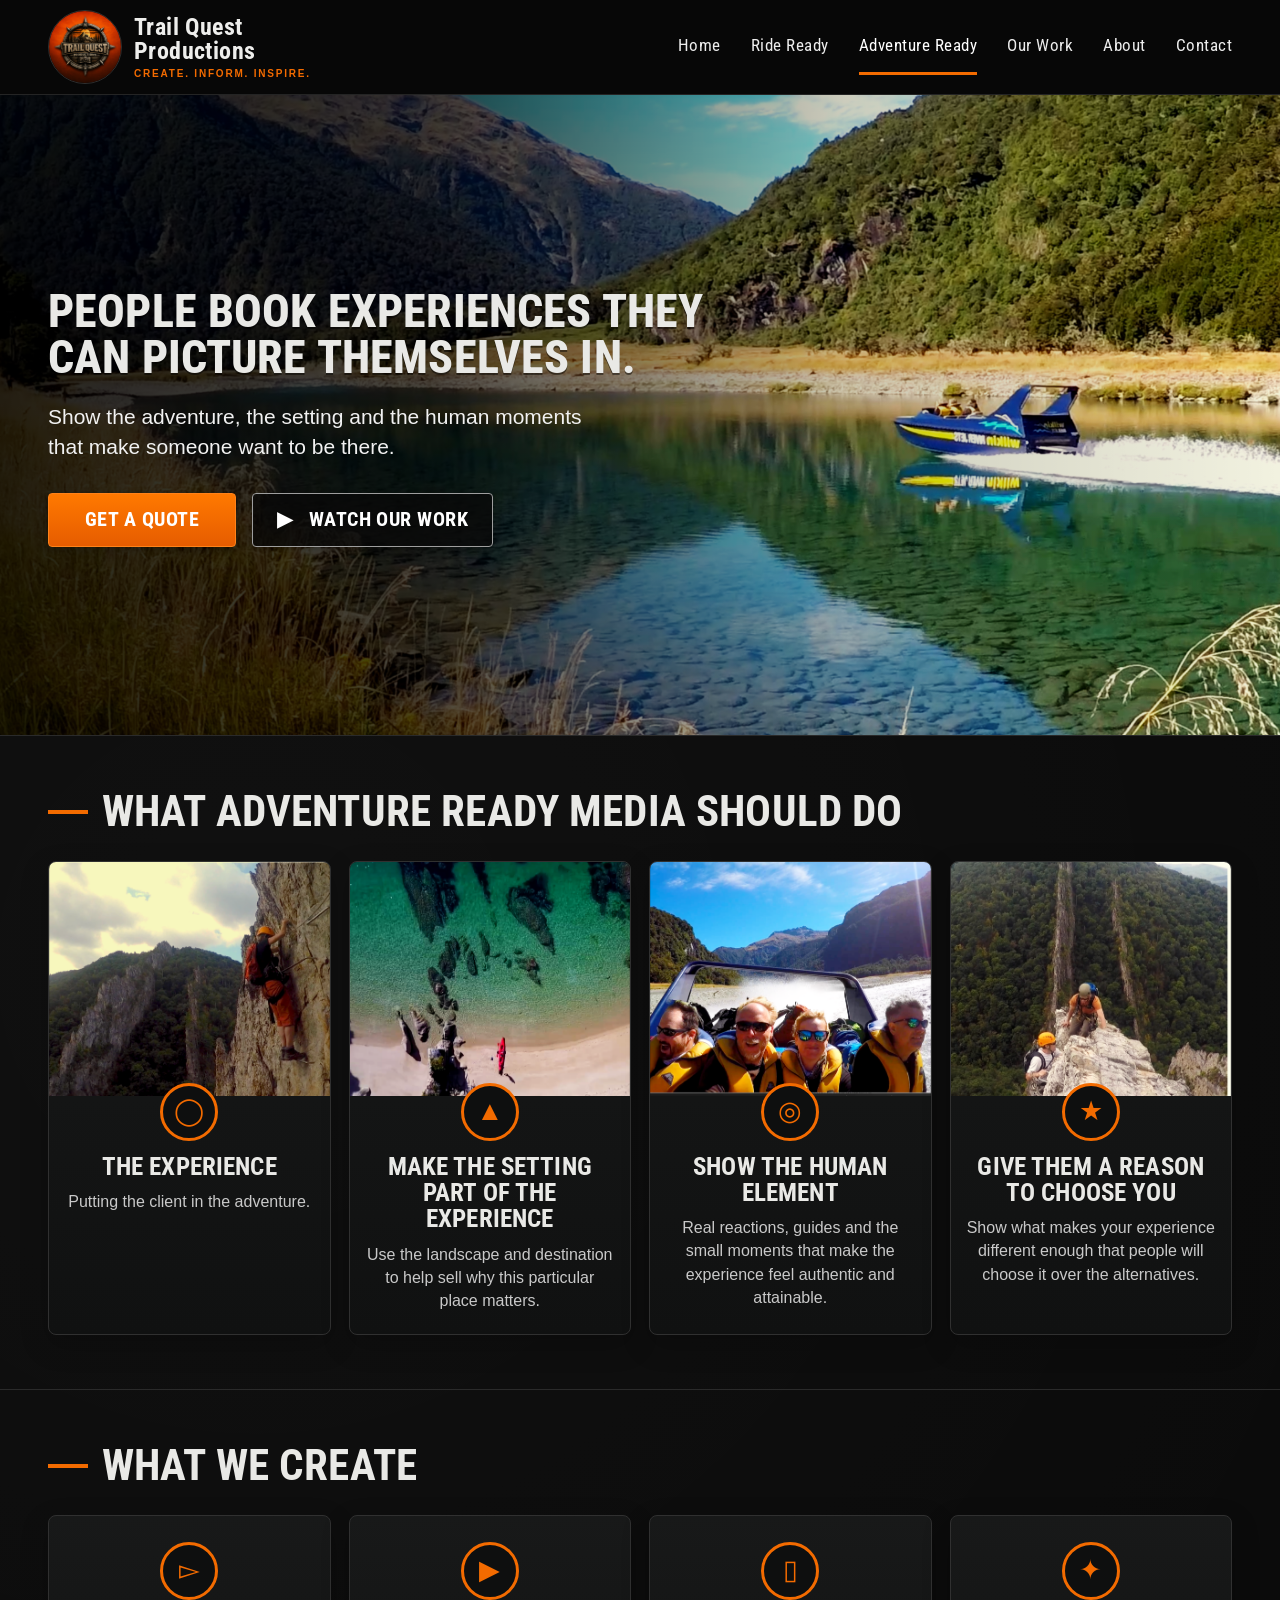
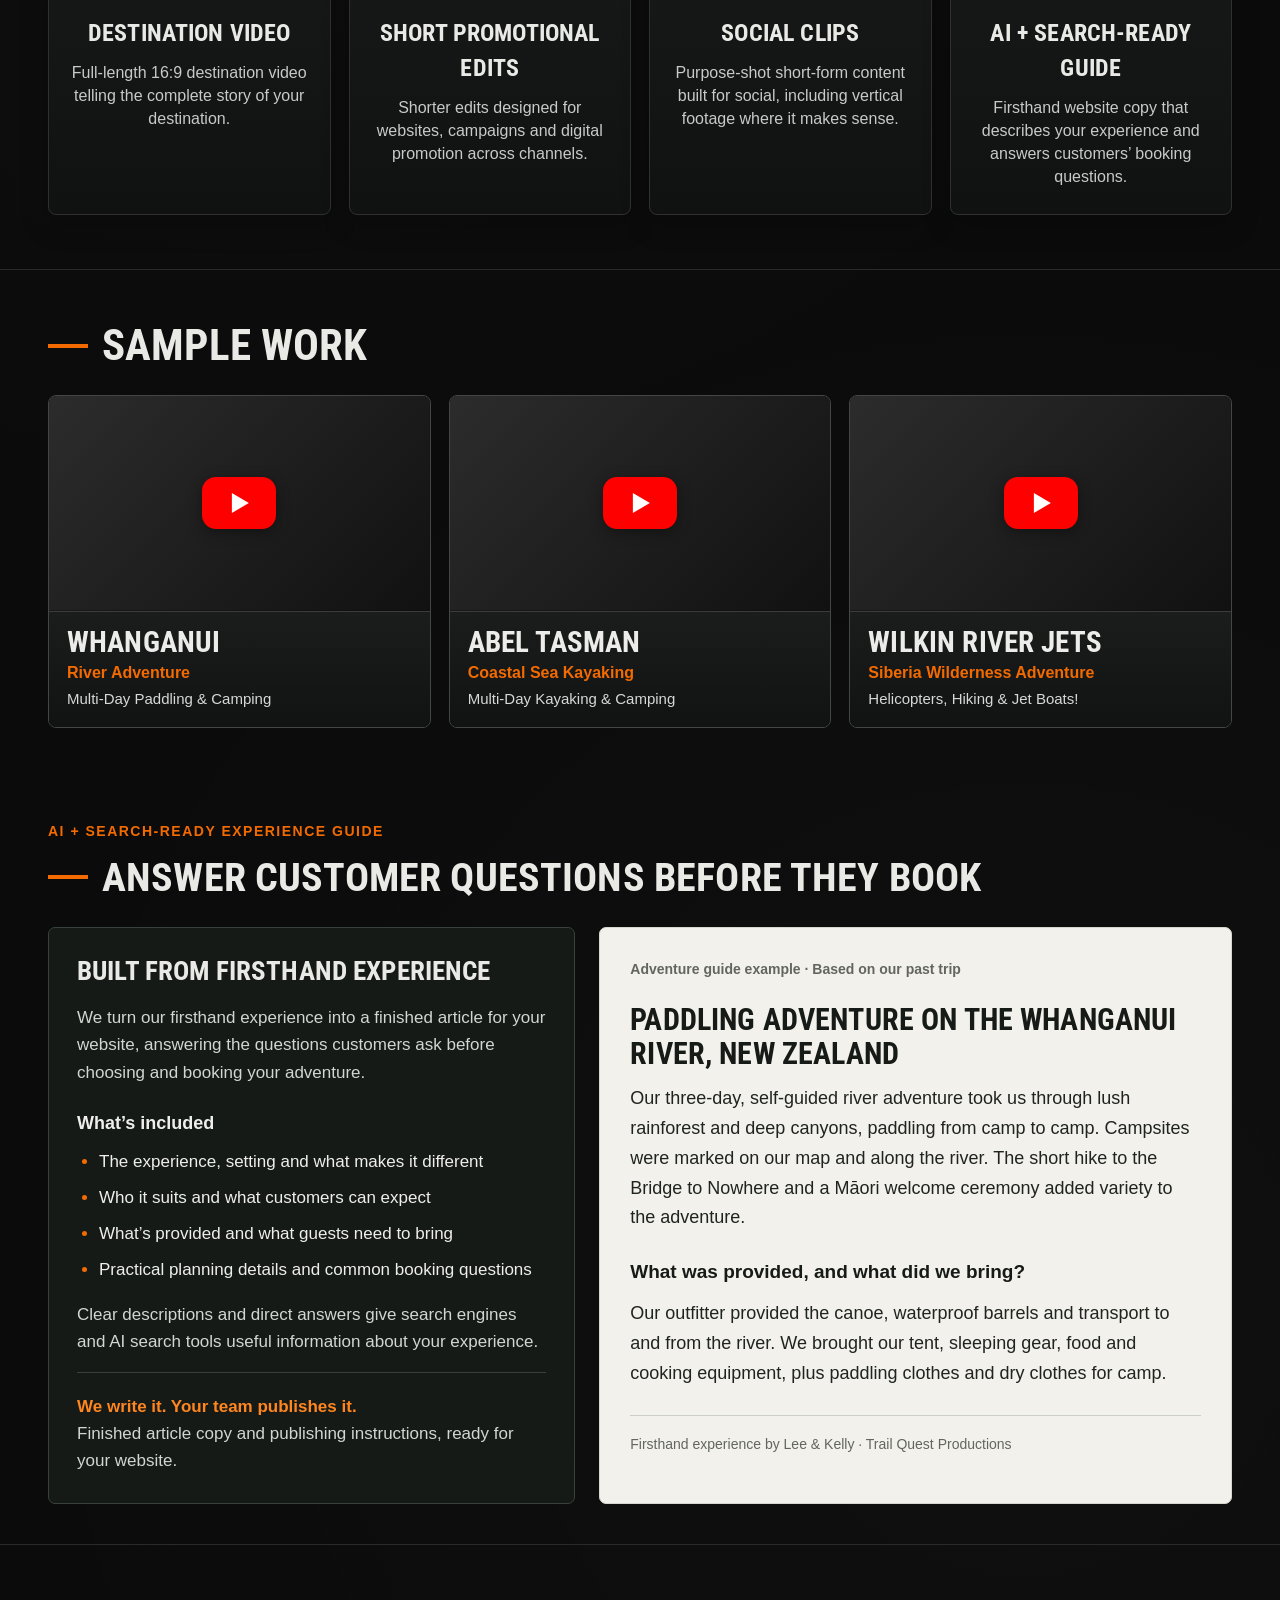
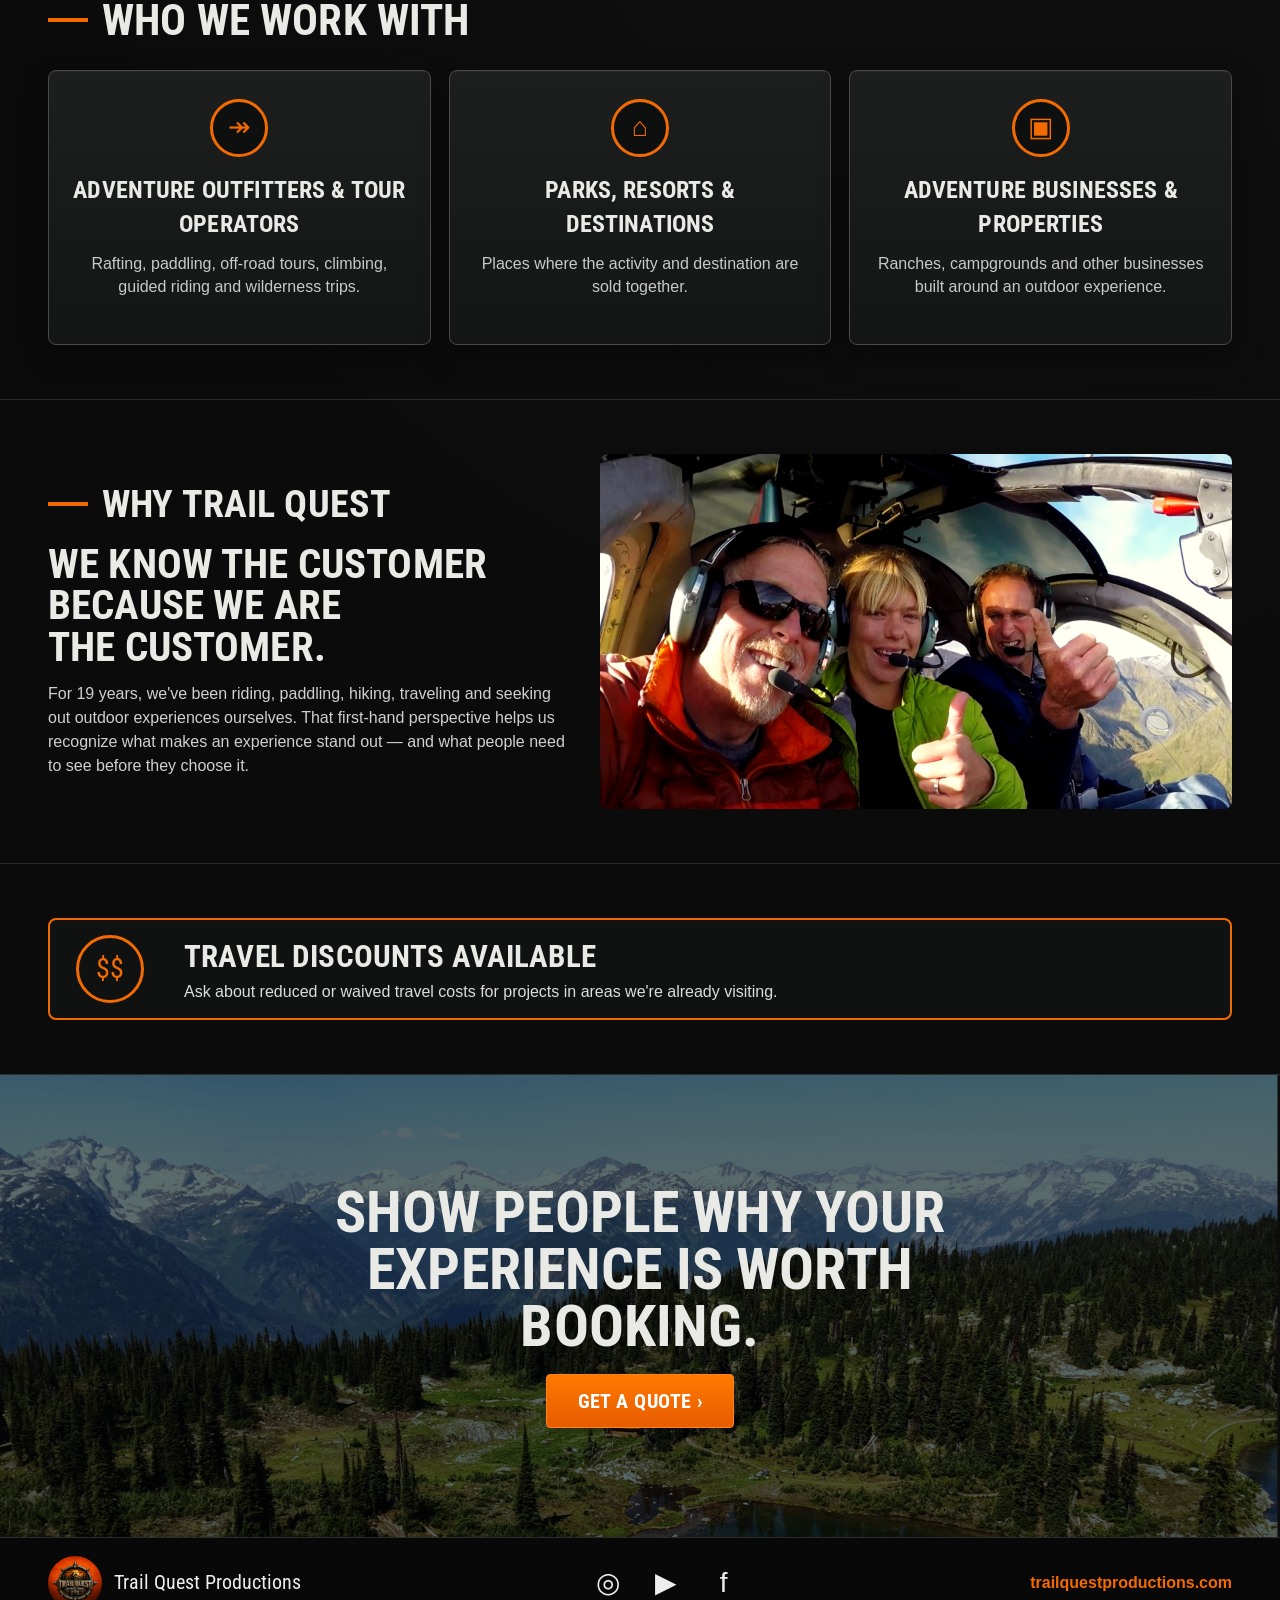
<file: adventure-tourism.html>
<!DOCTYPE html>

<html lang="en"><head><meta charset="utf-8"/><meta content="width=device-width,initial-scale=1" name="viewport"/><title>Adventure Ready | Trail Quest Productions</title><link href="https://trailquestproductions.com/adventure-tourism.html" rel="canonical"/><link href="styles.css" rel="stylesheet"/><meta content="Adventure Ready pairs authentic destination video with firsthand website content for outfitters, parks, tours, resorts and adventure businesses." name="description"/><link href="updates.css" rel="stylesheet"/></head><body>
<header class="site-header"><div class="header-inner"><a class="brand" href="index.html"><img alt="Trail Quest Productions logo" src="assets/logo.png"/><span class="brand-copy"><strong>Trail Quest<br/>Productions</strong><span>CREATE. INFORM. INSPIRE.</span></span></a><button aria-expanded="false" aria-label="Open navigation" class="nav-toggle" type="button">☰</button><nav class="nav"><a href="index.html">Home</a><a href="ride-ready.html">Ride Ready</a><a class="active" href="adventure-tourism.html">Adventure Ready</a><a href="#sample-work">Our Work</a><a href="index.html#about">About</a><a href="contact.html">Contact</a></nav></div></header>
<main>
<section class="hero adventure-hero" style="background-image:url('assets/adventure-hero-flipped.png')"><div class="container"><div class="hero-copy adventure-hero-copy"><h1>People Book Experiences They Can Picture Themselves In.</h1><p>Show the adventure, the setting and the human moments that make someone want to be there.</p><div class="btn-row"><a class="btn" href="contact.html?project=adventure-tourism">Get a Quote</a><a class="btn secondary" href="#sample-work">▶   Watch Our Work</a></div></div></div></section>
<section class="section"><div class="container"><div class="section-title"><h2>What Adventure Ready Media Should Do</h2></div><div class="cards-4"><article class="media-card"><img alt="Adventure participants on an exposed ridge" src="assets/experience.png"/><div class="card-body"><div class="icon-badge">◯</div><h3>The Experience</h3><p>Putting the client in the adventure.</p></div></article><article class="media-card"><img alt="Aerial river landscape" src="assets/setting.png"/><div class="card-body"><div class="icon-badge">▲</div><h3>Make the Setting Part of the Experience</h3><p>Use the landscape and destination to help sell why this particular place matters.</p></div></article><article class="media-card"><img alt="Adventure travelers riding in a jet boat" src="assets/human-element.png"/><div class="card-body"><div class="icon-badge">◎</div><h3>Show the Human Element</h3><p>Real reactions, guides and the small moments that make the experience feel authentic and attainable.</p></div></article><article class="media-card"><img alt="Via ferrata climber on an exposed wall" src="assets/reason-to-choose.png"/><div class="card-body"><div class="icon-badge">★</div><h3>Give Them a Reason to Choose You</h3><p>Show what makes your experience different enough that people will choose it over the alternatives.</p></div></article></div></div></section>
<section class="section"><div class="container"><div class="section-title"><h2>What We Create</h2></div><div class="cards-4 adventure-deliverables"><div class="info-card"><div class="icon-badge">▻</div><h3>Destination Video</h3><p>Full-length 16:9 destination video telling the complete story of your destination.</p></div><div class="info-card"><div class="icon-badge">▶</div><h3>Short Promotional Edits</h3><p>Shorter edits designed for websites, campaigns and digital promotion across channels.</p></div><div class="info-card"><div class="icon-badge">▯</div><h3>Social Clips</h3><p>Purpose-shot short-form content built for social, including vertical footage where it makes sense.</p></div><div class="info-card"><div aria-hidden="true" class="icon-badge">✦</div><h3>AI + Search-ready Guide</h3><p>Firsthand website copy that describes your experience and answers customers’ booking questions.</p></div></div></div></section>
<section class="section" id="sample-work"><div class="container"><div class="section-title"><h2>Sample Work</h2></div><div class="video-grid three">
<a aria-label="Play Whanganui River Adventure" class="video-card" data-video-id="NLXoGE_7hZc" href="https://youtu.be/NLXoGE_7hZc" style="--thumb-max:url('https://i.ytimg.com/vi/NLXoGE_7hZc/maxresdefault.jpg');--thumb-fallback:url('https://i.ytimg.com/vi/NLXoGE_7hZc/hqdefault.jpg')"><span aria-hidden="true" class="video-thumb"></span><span class="video-caption"><h3>Whanganui</h3><span class="orange-line">River Adventure</span><p>Multi-Day Paddling &amp; Camping</p></span></a>
<a aria-label="Play Abel Tasman Coastal Sea Kayaking" class="video-card" data-video-id="utnv66zdem0" href="https://youtu.be/utnv66zdem0" style="--thumb-max:url('https://i.ytimg.com/vi/utnv66zdem0/maxresdefault.jpg');--thumb-fallback:url('https://i.ytimg.com/vi/utnv66zdem0/hqdefault.jpg')"><span aria-hidden="true" class="video-thumb"></span><span class="video-caption"><h3>Abel Tasman</h3><span class="orange-line">Coastal Sea Kayaking</span><p>Multi-Day Kayaking &amp; Camping</p></span></a>
<a aria-label="Play Wilkin River Jets Siberia Wilderness Adventure" class="video-card" data-video-id="ojB9FS90n0M" href="https://youtu.be/ojB9FS90n0M" style="--thumb-max:url('https://i.ytimg.com/vi/ojB9FS90n0M/maxresdefault.jpg');--thumb-fallback:url('https://i.ytimg.com/vi/ojB9FS90n0M/hqdefault.jpg')"><span aria-hidden="true" class="video-thumb"></span><span class="video-caption"><h3>Wilkin River Jets</h3><span class="orange-line">Siberia Wilderness Adventure</span><p>Helicopters, Hiking &amp; Jet Boats!</p></span></a>
</div></div></section><section class="section ai-section" id="ai-search"><div class="container"><p class="eyebrow">AI + Search-ready experience guide</p><div class="section-title"><h2>Answer customer questions before they book</h2></div><div class="ai-layout"><div class="ai-explanation"><h3>Built from firsthand experience</h3><p>We turn our firsthand experience into a finished article for your website, answering the questions customers ask before choosing and booking your adventure.</p><h4>What’s included</h4><ul><li>The experience, setting and what makes it different</li><li>Who it suits and what customers can expect</li><li>What’s provided and what guests need to bring</li><li>Practical planning details and common booking questions</li></ul><p class="ai-search-value">Clear descriptions and direct answers give search engines and AI search tools useful information about your experience.</p><p class="ai-handoff"><strong>We write it. Your team publishes it.</strong><br/>Finished article copy and publishing instructions, ready for your website.</p></div><article class="ai-sample"><p class="sample-label">Adventure guide example · Based on our past trip</p><h3>Paddling Adventure on the Whanganui River, New Zealand</h3><p>Our three-day, self-guided river adventure took us through lush rainforest and deep canyons, paddling from camp to camp. Campsites were marked on our map and along the river. The short hike to the Bridge to Nowhere and a Māori welcome ceremony added variety to the adventure.</p><h4>What was provided, and what did we bring?</h4><p>Our outfitter provided the canoe, waterproof barrels and transport to and from the river. We brought our tent, sleeping gear, food and cooking equipment, plus paddling clothes and dry clothes for camp.</p><p class="sample-credit">Firsthand experience by Lee &amp; Kelly · Trail Quest Productions</p></article></div></div></section>
<section class="section"><div class="container"><div class="section-title"><h2>Who We Work With</h2></div><div class="work-with"><div class="info-card"><div class="icon-badge">↠</div><h3>Adventure Outfitters &amp; Tour Operators</h3><p>Rafting, paddling, off-road tours, climbing, guided riding and wilderness trips.</p></div><div class="info-card"><div class="icon-badge">⌂</div><h3>Parks, Resorts &amp; Destinations</h3><p>Places where the activity and destination are sold together.</p></div><div class="info-card"><div class="icon-badge">▣</div><h3>Adventure Businesses &amp; Properties</h3><p>Ranches, campgrounds and other businesses built around an outdoor experience.</p></div></div></div></section>
<section class="section"><div class="container"><div class="adventure-why"><div class="adventure-why-copy"><div class="section-title adventure-why-title"><h2>Why Trail Quest</h2></div><h2 class="adventure-why-statement">We Know the Customer Because We Are the Customer.</h2><p>For 19 years, we've been riding, paddling, hiking, traveling and seeking out outdoor experiences ourselves. That first-hand perspective helps us recognize what makes an experience stand out — and what people need to see before they choose it.</p></div><img alt="Lee and Kelly on a helicopter tour with the pilot" src="assets/why-trail-quest.png"/></div></div></section>
<section class="section"><div class="container"><div class="travel"><div class="money">$$</div><div><h2>Travel Discounts Available</h2><p>Ask about reduced or waived travel costs for projects in areas we're already visiting.</p></div></div></div></section>
<section class="cta center" style="background-image:url('assets/footer.png')"><div class="container"><div class="cta-copy"><h2>Show people why your<br/>experience is worth booking.</h2><a class="btn" href="contact.html?project=adventure-tourism">Get a Quote ›</a></div></div></section>
</main><script src="site.js"></script><footer class="site-footer"><div class="footer-inner"><div class="footer-logo"><img alt="Trail Quest Productions logo" src="assets/logo.png"/><span>Trail Quest Productions</span></div><div class="socials"><a aria-label="Instagram" href="https://www.instagram.com/trailquestproductions/" rel="noopener noreferrer" target="_blank">◎</a><a aria-label="YouTube" href="https://www.youtube.com/@TrailQuestProductions" rel="noopener noreferrer" target="_blank">▶</a><a aria-label="Facebook" href="https://www.facebook.com/TrailQuestProductions/" rel="noopener noreferrer" target="_blank">f</a></div><div class="domain">trailquestproductions.com</div></div></footer></body></html>
</file>
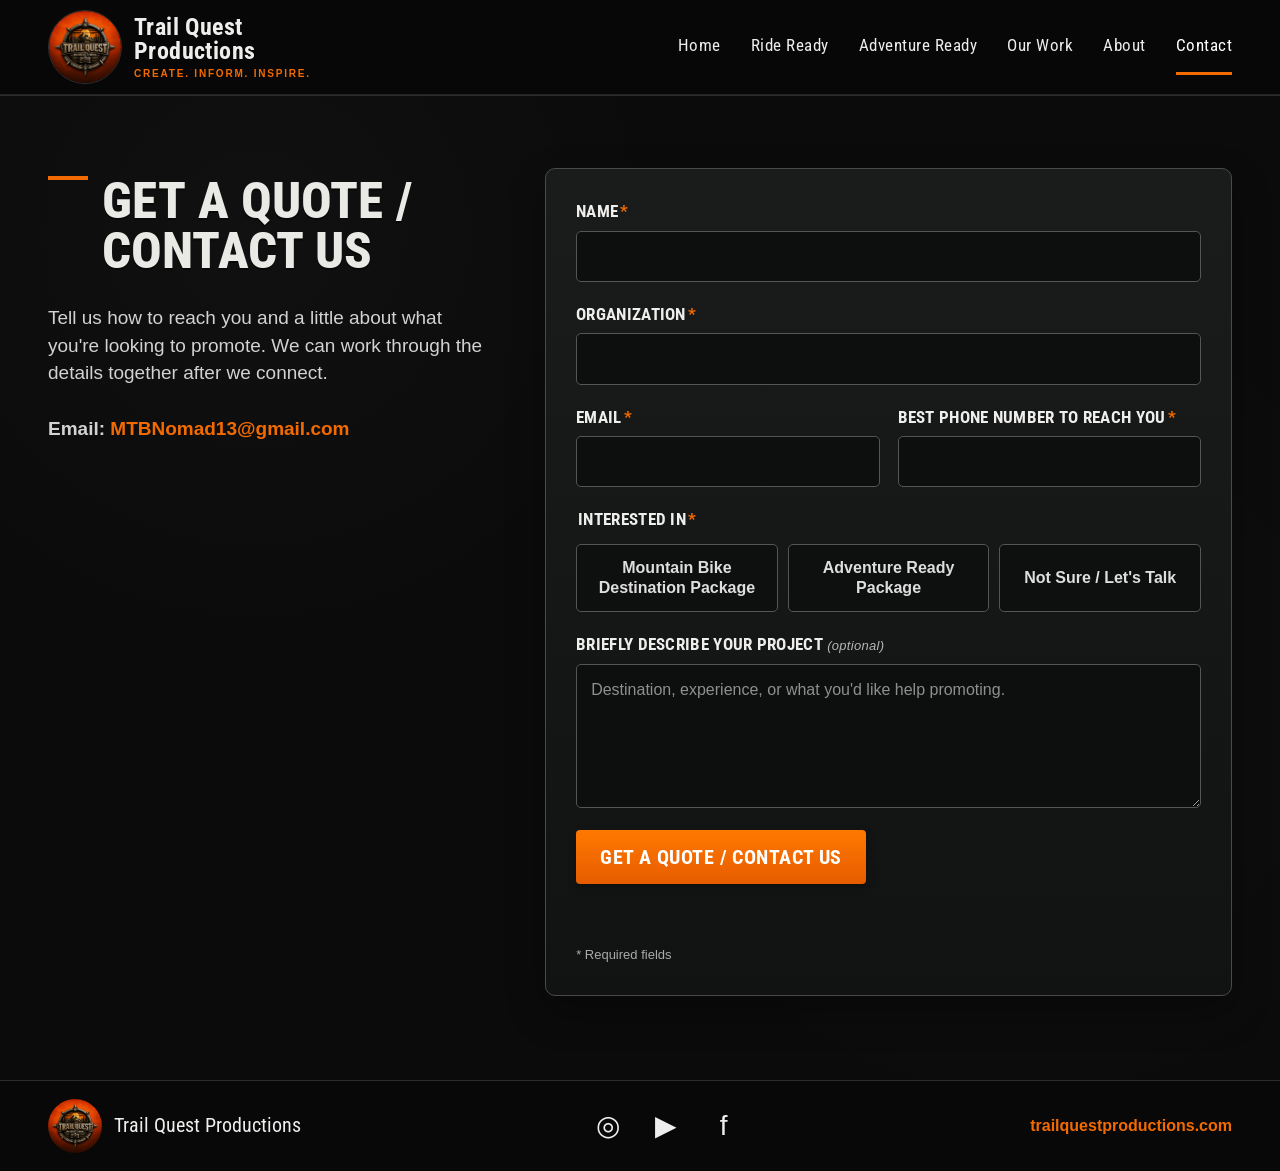
<file: contact.html>
<!DOCTYPE html>

<html lang="en">
<head>
<meta charset="utf-8"/>
<meta content="width=device-width,initial-scale=1" name="viewport"/>
<title>Get a Quote | Trail Quest Productions</title>
<link href="https://trailquestproductions.com/contact.html" rel="canonical"/>
<link href="styles.css" rel="stylesheet"/>
</head>
<body>
<header class="site-header"><div class="header-inner"><a class="brand" href="index.html"><img alt="Trail Quest Productions logo" src="assets/logo.png"/><span class="brand-copy"><strong>Trail Quest<br/>Productions</strong><span>CREATE. INFORM. INSPIRE.</span></span></a><button aria-expanded="false" aria-label="Open navigation" class="nav-toggle" type="button">☰</button><nav class="nav"><a href="index.html">Home</a><a href="ride-ready.html">Ride Ready</a><a href="adventure-tourism.html">Adventure Ready</a><a href="index.html#featured-work">Our Work</a><a href="index.html#about">About</a><a class="active" href="contact.html">Contact</a></nav></div></header>
<main>
<section class="contact-section">
<div class="container">
<div class="contact-layout">
<div class="contact-intro">
<div class="section-title"><h1>Get a Quote / Contact Us</h1></div>
<p>Tell us how to reach you and a little about what you're looking to promote. We can work through the details together after we connect.</p>
<p class="contact-email">Email: <a href="mailto:MTBNomad13@gmail.com">MTBNomad13@gmail.com</a></p>
</div>
<form action="https://formsubmit.co/MTBNomad13@gmail.com" class="contact-form" data-ajax-endpoint="https://formsubmit.co/ajax/MTBNomad13@gmail.com" id="contact-form" method="POST">
<input name="_subject" type="hidden" value="New Trail Quest Productions Website Inquiry"/>
<input name="_template" type="hidden" value="table"/>
<input name="_captcha" type="hidden" value="false"/>
<input name="_url" type="hidden" value="https://trailquestproductions.com/contact.html"/>
<input name="_next" type="hidden" value="https://trailquestproductions.com/thanks.html"/>
<input autocomplete="off" class="honeypot" name="_honey" tabindex="-1" type="text"/>
<div class="form-field">
<label for="name">Name<span aria-hidden="true">*</span></label>
<input autocomplete="name" id="name" name="Name" required="" type="text"/>
</div>
<div class="form-field">
<label for="organization">Organization<span aria-hidden="true">*</span></label>
<input autocomplete="organization" id="organization" name="Organization" required="" type="text"/>
</div>
<div class="form-field form-field-half">
<label for="email">Email<span aria-hidden="true">*</span></label>
<input autocomplete="email" id="email" name="email" required="" type="email"/>
</div>
<div class="form-field form-field-half">
<label for="phone">Best phone number to reach you<span aria-hidden="true">*</span></label>
<input autocomplete="tel" id="phone" name="Phone" required="" type="tel"/>
</div>
<fieldset class="interest-field">
<legend>Interested in<span aria-hidden="true">*</span></legend>
<div class="interest-options">
<label class="interest-option"><input data-project="ride-ready" name="Interested In" required="" type="radio" value="Mountain Bike Destination Package"/><span>Mountain Bike Destination Package</span></label>
<label class="interest-option"><input data-project="adventure-tourism" name="Interested In" type="radio" value="Adventure Ready Package"/><span>Adventure Ready Package</span></label>
<label class="interest-option"><input data-project="not-sure" name="Interested In" type="radio" value="Not Sure / Let's Talk"/><span>Not Sure / Let's Talk</span></label>
</div>
</fieldset>
<div class="form-field form-field-full">
<label for="project">Briefly describe your project <em>(optional)</em></label>
<textarea id="project" name="Project Description" placeholder="Destination, experience, or what you'd like help promoting." rows="5"></textarea>
</div>
<button class="btn contact-submit" type="submit">Get a Quote / Contact Us</button>
<p aria-live="polite" class="form-status" role="status"></p>
<p class="form-note">* Required fields</p>
</form>
</div>
</div>
</section>
</main>
<script src="site.js"></script>
<footer class="site-footer"><div class="footer-inner"><div class="footer-logo"><img alt="Trail Quest Productions logo" src="assets/logo.png"/><span>Trail Quest Productions</span></div><div class="socials"><a aria-label="Instagram" href="https://www.instagram.com/trailquestproductions/" rel="noopener noreferrer" target="_blank">◎</a><a aria-label="YouTube" href="https://www.youtube.com/@TrailQuestProductions" rel="noopener noreferrer" target="_blank">▶</a><a aria-label="Facebook" href="https://www.facebook.com/TrailQuestProductions/" rel="noopener noreferrer" target="_blank">f</a></div><div class="domain">trailquestproductions.com</div></div></footer>
</body>
</html>
</file>
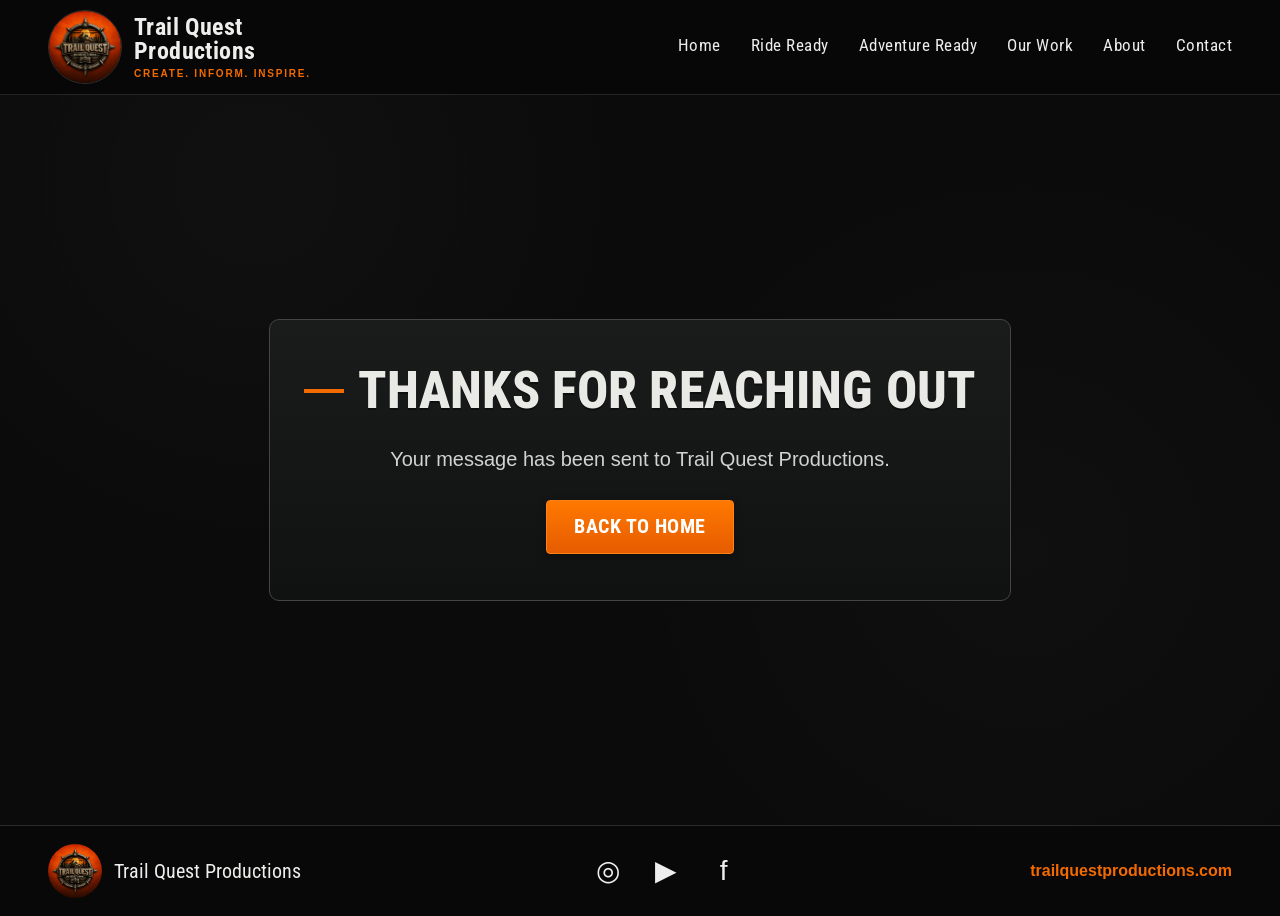
<file: thanks.html>
<!doctype html>
<html lang="en">
<head><meta charset="utf-8"><meta name="viewport" content="width=device-width,initial-scale=1"><title>Thank You | Trail Quest Productions</title><link rel="canonical" href="https://trailquestproductions.com/thanks.html">
  <link rel="stylesheet" href="styles.css"></head>
<body>
<header class="site-header"><div class="header-inner"><a class="brand" href="index.html"><img src="assets/logo.png" alt="Trail Quest Productions logo"><span class="brand-copy"><strong>Trail Quest<br>Productions</strong><span>CREATE. INFORM. INSPIRE.</span></span></a><button class="nav-toggle" type="button" aria-label="Open navigation" aria-expanded="false">☰</button><nav class="nav"><a href="index.html">Home</a><a href="ride-ready.html">Ride Ready</a><a href="adventure-tourism.html">Adventure Ready</a><a href="index.html#featured-work">Our Work</a><a href="index.html#about">About</a><a href="contact.html">Contact</a></nav></div></header>
<main><section class="thank-you-section"><div class="container"><div class="thank-you-card"><div class="section-title"><h1>Thanks for Reaching Out</h1></div><p>Your message has been sent to Trail Quest Productions.</p><a class="btn" href="index.html">Back to Home</a></div></div></section></main>
<script src="site.js"></script>
<footer class="site-footer"><div class="footer-inner"><div class="footer-logo"><img src="assets/logo.png" alt="Trail Quest Productions logo"><span>Trail Quest Productions</span></div><div class="socials"><a aria-label="Instagram" href="https://www.instagram.com/trailquestproductions/" target="_blank" rel="noopener noreferrer">◎</a><a aria-label="YouTube" href="https://www.youtube.com/@TrailQuestProductions" target="_blank" rel="noopener noreferrer">▶</a><a aria-label="Facebook" href="https://www.facebook.com/TrailQuestProductions/" target="_blank" rel="noopener noreferrer">f</a></div><div class="domain">trailquestproductions.com</div></div></footer>
</body></html>
</file>
<file: styles.css>
@import url('https://fonts.googleapis.com/css2?family=Roboto+Condensed:wght@600;700;800&display=swap');

:root{
  --bg:#0b0b0b;
  --panel:#111212;
  --panel-2:#171818;
  --line:#2a2a2a;
  --text:#eeeeec;
  --heading:#e9e9e6;
  --muted:#c1c1c1;
  --orange:#f36b00;
  --orange-2:#ff7a00;
  --max:1180px;
  --radius:8px;
}
*{box-sizing:border-box}
html{scroll-behavior:smooth;background:var(--bg)}
body{margin:0;background:
  radial-gradient(circle at 20% 20%,rgba(255,255,255,.025),transparent 30%),
  radial-gradient(circle at 80% 60%,rgba(255,255,255,.018),transparent 35%),
  #0b0b0b;color:var(--text);font-family:Arial,Helvetica,sans-serif;line-height:1.45;-webkit-font-smoothing:antialiased;text-rendering:optimizeLegibility}
a{color:inherit;text-decoration:none}
img{max-width:100%;display:block}
.site-header{position:sticky;top:0;z-index:30;background:rgba(8,8,8,.96);border-bottom:1px solid #242424;backdrop-filter:blur(8px)}
.header-inner{max-width:var(--max);margin:auto;display:flex;align-items:center;justify-content:space-between;padding:10px 24px;gap:24px}
.brand{display:flex;align-items:center;gap:12px;min-width:210px}
.brand img{width:74px;height:74px;object-fit:cover;border-radius:50%;border:1px solid rgba(255,255,255,.16)}
.brand-copy{display:flex;flex-direction:column;line-height:1}
.brand-copy strong{font-family:'Roboto Condensed','Arial Narrow',Arial,sans-serif;font-size:24px;letter-spacing:.4px;font-weight:700}
.brand-copy span{font-size:10px;letter-spacing:1.8px;color:var(--orange);font-weight:800;margin-top:6px}
.nav{display:flex;align-items:center;gap:30px;font-family:'Roboto Condensed','Arial Narrow',Arial,sans-serif;letter-spacing:.5px;font-size:17px;white-space:nowrap}
.nav a{padding:14px 0;border-bottom:3px solid transparent;color:#ededed}
.nav a:hover,.nav a.active{color:#fff;border-color:var(--orange)}
.container{max-width:var(--max);margin:0 auto;padding:0 24px}
.hero{min-height:610px;display:flex;align-items:center;position:relative;background-size:cover;background-position:center;overflow:hidden}
.hero:before{content:"";position:absolute;inset:0;background:linear-gradient(90deg,rgba(0,0,0,.86) 0%,rgba(0,0,0,.70) 34%,rgba(0,0,0,.20) 66%,rgba(0,0,0,.05) 100%)}
.hero .container{position:relative;z-index:2;width:100%}
.hero-copy{max-width:575px;padding:78px 0 72px}
.eyebrow{color:var(--orange);font-weight:800;text-transform:uppercase;letter-spacing:1.5px}
h1,h2,h3,.display{font-family:'Roboto Condensed','Arial Narrow',Arial,sans-serif;font-weight:700;text-transform:uppercase;letter-spacing:.15px;margin:0;color:var(--heading)}
h1{font-size:76px;line-height:.98;font-weight:800;text-shadow:0 2px 0 rgba(0,0,0,.45)}
.hero h2{font-size:34px;line-height:1.05;margin-top:16px}
.hero p{font-size:21px;max-width:560px;margin:22px 0 0;color:#f1f1f1}
.btn-row{display:flex;gap:16px;flex-wrap:wrap;margin-top:30px}
.btn{display:inline-flex;align-items:center;justify-content:center;min-width:188px;height:54px;padding:0 24px;border-radius:4px;background:linear-gradient(#ff7900,#e65c00);color:#fff;font-family:'Roboto Condensed','Arial Narrow',Arial,sans-serif;text-transform:uppercase;font-size:20px;font-weight:700;letter-spacing:.45px;border:1px solid #ff8219;box-shadow:0 3px 9px rgba(0,0,0,.25)}
.btn.secondary{background:rgba(8,8,8,.78);border:1px solid #9e9e9e}
.section{padding:54px 0;border-top:1px solid var(--line)}
.section-title{display:flex;align-items:center;gap:14px;margin-bottom:28px}
.section-title:before{content:"";width:40px;height:4px;background:var(--orange);flex:none}
.section-title h2{font-size:43px;line-height:1}
.section-sub{color:var(--muted);font-size:15px;margin-left:auto;text-align:right}
.cards-4,.cards-3,.cards-2{display:grid;gap:18px}
.cards-4{grid-template-columns:repeat(4,minmax(0,1fr))}
.cards-3{grid-template-columns:repeat(3,minmax(0,1fr))}
.cards-2{grid-template-columns:repeat(2,minmax(0,1fr))}
.media-card,.info-card,.stat-card,.work-card{background:linear-gradient(180deg,#181919,#101111);border:1px solid #303030;border-radius:var(--radius);overflow:hidden;box-shadow:0 10px 28px rgba(0,0,0,.22)}
.media-card img{width:100%;aspect-ratio:6/5;object-fit:cover}
.media-card .card-body{padding:18px 16px 22px;text-align:center}
.media-card h3{font-size:25px;line-height:1.05}
.media-card p,.info-card p{color:#c9c9c9;margin:10px 0 0;font-size:16px}
.icon-badge{width:58px;height:58px;border:3px solid var(--orange);border-radius:50%;display:flex;align-items:center;justify-content:center;color:var(--orange);font-family:'Roboto Condensed','Arial Narrow',Arial,sans-serif;font-size:27px;margin:-31px auto 13px;background:#0e0f0f;position:relative;z-index:2}
.info-card{padding:28px 22px;text-align:center}
.info-card .icon-badge{margin:0 auto 16px}
.info-card h3{font-size:24px}
.main-split{display:grid;grid-template-columns:.9fr 1.1fr;gap:44px;align-items:center}
.main-split.reverse{grid-template-columns:1.05fr .95fr}
.copy-block h2{font-size:47px;line-height:1}
.copy-block h3{font-size:24px;color:var(--orange);margin-top:13px}
.copy-block p{color:#d1d1d1;font-size:18px}
.video-grid{display:grid;grid-template-columns:repeat(2,minmax(0,1fr));gap:18px}
.video-grid.three{grid-template-columns:repeat(3,minmax(0,1fr))}
.video-card{min-height:258px;border:1px solid #454545;border-radius:var(--radius);background-image:
  linear-gradient(180deg,rgba(0,0,0,.06) 0%,rgba(0,0,0,.10) 40%,rgba(0,0,0,.78) 76%,rgba(0,0,0,.96) 100%),
  var(--thumb-max,none),
  var(--thumb-fallback,none),
  linear-gradient(135deg,#2c2c2c,#111);background-size:cover,cover,cover,cover;background-position:center;background-repeat:no-repeat;position:relative;overflow:hidden;padding:18px;display:flex;flex-direction:column;justify-content:flex-end}
.video-card:before{content:"▶";position:absolute;left:50%;top:41%;transform:translate(-50%,-50%);width:62px;height:62px;border:2px solid #d8d8d8;border-radius:50%;display:flex;align-items:center;justify-content:center;color:white;font-size:25px;background:rgba(0,0,0,.45)}
.video-card h3{font-size:32px;color:#ececea;text-shadow:0 2px 8px rgba(0,0,0,.85)}.video-card p{margin:3px 0 0;color:#ededed;font-size:15px}
.orange-line{display:block;color:var(--orange);font-weight:800}
.wide-action{display:flex;justify-content:center;margin-top:18px}.wide-action .btn{min-width:380px}
.why-grid{display:grid;grid-template-columns:repeat(4,1fr);gap:0;border-top:1px solid #242424;border-bottom:1px solid #242424}
.why-item{text-align:center;padding:25px 24px;border-right:1px solid #383838}.why-item:last-child{border-right:0}.why-item .icon-badge{margin:0 auto 16px}.why-item h3{font-size:24px}.why-item p{color:#c7c7c7;font-size:15px}
.about-grid{display:grid;grid-template-columns:1.08fr .92fr;gap:34px;align-items:stretch}.about-image{min-height:420px;border-radius:var(--radius);overflow:hidden}.about-image img{width:100%;height:100%;object-fit:cover}.about-copy{padding:24px 0}.about-copy h2{font-size:44px}.about-copy p{font-size:17px;color:#d0d0d0}
.travel{border:2px solid var(--orange);border-radius:8px;padding:15px 26px;display:grid;grid-template-columns:90px 1fr;gap:18px;align-items:center;background:#101111}.travel .money{width:68px;height:68px;border:3px solid var(--orange);border-radius:50%;display:flex;align-items:center;justify-content:center;color:var(--orange);font-family:'Roboto Condensed','Arial Narrow',Arial,sans-serif;font-size:28px}.travel h2{font-size:31px}.travel p{margin:0;color:#ddd;font-size:16px}
.cta{min-height:330px;background-size:cover;background-position:center;position:relative;display:flex;align-items:center;border-top:1px solid #2d2d2d}.cta:before{content:"";position:absolute;inset:0;background:rgba(0,0,0,.58)}.cta .container{position:relative;z-index:1;width:100%}.cta-copy{max-width:760px}.cta.center .cta-copy{margin:auto;text-align:center}.cta h2{font-size:58px;line-height:.98}.cta .accent{color:var(--orange);font-style:italic}.cta .btn{margin-top:20px}
.site-footer{background:#080808;border-top:1px solid #2b2b2b}.footer-inner{max-width:var(--max);margin:auto;padding:18px 24px;display:flex;align-items:center;justify-content:space-between;gap:20px}.footer-logo{display:flex;align-items:center;gap:12px}.footer-logo img{width:54px;height:54px;border-radius:50%}.footer-logo span{font-family:'Roboto Condensed','Arial Narrow',Arial,sans-serif;font-size:20px}.socials{display:flex;gap:18px;font-size:24px}.domain{color:var(--orange);font-weight:800}
.two-column-pitch{display:grid;grid-template-columns:1.1fr .9fr;gap:54px;align-items:start}.pitch-copy h2{font-size:47px;line-height:1.02}.pitch-copy p{color:#d0d0d0;font-size:18px}.want-card{border:2px solid var(--orange);border-radius:8px;background:#101111;padding:28px}.want-card h2{font-size:37px;margin-bottom:8px}.want-row{display:grid;grid-template-columns:54px 1fr;gap:16px;padding:14px 0;border-top:1px solid #343434;align-items:center}.want-row:first-of-type{border-top:0}.want-row .mini-icon{font-size:30px;color:var(--orange);text-align:center}.want-row span{font-size:18px}
.stats-grid{display:grid;grid-template-columns:repeat(4,1fr);gap:14px}.stat-card{text-align:center;padding:22px 14px}.stat-card.wide{grid-column:span 2}.stat-card h3{font-size:20px;color:#dedede}.score{font-family:'Roboto Condensed','Arial Narrow',Arial,sans-serif;font-size:44px;margin:6px 0}.stars{position:relative;display:inline-block;font-size:31px;letter-spacing:2px;line-height:1;color:#777}.stars .filled{position:absolute;left:0;top:0;overflow:hidden;white-space:nowrap;color:var(--orange)}
.adventure-why{display:grid;grid-template-columns:.85fr 1.15fr;gap:34px;align-items:center}.adventure-why img{width:100%;aspect-ratio:16/9;object-fit:cover;border-radius:8px}.adventure-why h2{font-size:48px;line-height:1.02}.adventure-why p{font-size:17px;color:#d0d0d0}
.work-with{display:grid;grid-template-columns:repeat(3,1fr);gap:18px}.work-with .info-card{min-height:275px}
@media(max-width:980px){
  .nav{gap:16px;font-size:14px}.brand-copy{display:none}.brand{min-width:80px}
  h1{font-size:60px}.hero{min-height:560px}
  .cards-4{grid-template-columns:repeat(2,1fr)}.why-grid{grid-template-columns:repeat(2,1fr)}.why-item:nth-child(2){border-right:0}.why-item:nth-child(-n+2){border-bottom:1px solid #383838}
  .main-split,.main-split.reverse,.about-grid,.two-column-pitch,.adventure-why{grid-template-columns:1fr}.stats-grid{grid-template-columns:repeat(2,1fr)}
  .video-grid.three,.work-with,.cards-3{grid-template-columns:1fr 1fr}
}
@media(max-width:720px){
  .site-header{position:relative}.header-inner{padding:10px 14px;align-items:flex-start}.brand img{width:58px;height:58px}.nav{gap:8px;flex-wrap:wrap;justify-content:flex-end;font-family:Arial,Helvetica,sans-serif;font-weight:700;font-size:11px}.nav a{padding:8px 0;border-bottom-width:2px}
  .container{padding:0 16px}.hero{min-height:540px;background-position:64% center}.hero:before{background:linear-gradient(90deg,rgba(0,0,0,.88),rgba(0,0,0,.50))}.hero-copy{padding:70px 0 60px;max-width:92%}h1{font-size:49px}.hero h2{font-size:28px}.hero p{font-size:17px}
  .section{padding:38px 0}.section-title h2{font-size:34px}.section-sub{display:none}.cards-4,.cards-3,.cards-2,.video-grid,.video-grid.three,.work-with,.stats-grid{grid-template-columns:1fr}.stat-card.wide{grid-column:auto}
  .why-grid{grid-template-columns:1fr}.why-item{border-right:0;border-bottom:1px solid #383838}.why-item:last-child{border-bottom:0}
  .wide-action .btn{min-width:0;width:100%}.about-image{min-height:280px}.travel{grid-template-columns:64px 1fr;padding:14px}.travel .money{width:56px;height:56px}.travel h2{font-size:24px}.cta{min-height:300px}.cta h2{font-size:43px}.footer-inner{flex-direction:column;text-align:center}.two-column-pitch{gap:24px}.pitch-copy h2,.adventure-why h2{font-size:39px}
}


/* Latest approved layout refinements */
.nav-toggle{display:none;background:transparent;border:1px solid #444;color:#fff;width:44px;height:40px;border-radius:4px;font-size:23px;line-height:1;align-items:center;justify-content:center;cursor:pointer}
.home-service-head{display:grid;grid-template-columns:.78fr 1.22fr;gap:52px;align-items:start;margin-bottom:28px}
.home-service-title{display:flex;align-items:center;gap:14px}
.home-service-title .title-rule{width:40px;height:4px;background:var(--orange);flex:none}
.home-service-title h2{font-family:'Roboto Condensed','Arial Narrow',Arial,sans-serif;font-weight:700;text-transform:uppercase;letter-spacing:.15px;font-size:54px;line-height:.96;margin:0}
.home-service-copy{padding-top:3px}
.home-service-copy h3{font-family:'Roboto Condensed','Arial Narrow',Arial,sans-serif;font-size:27px;line-height:1.08;color:var(--orange);font-weight:700;text-transform:uppercase;letter-spacing:.15px;margin:0 0 10px}
.home-service-copy p{margin:0;color:#d1d1d1;font-size:19px;line-height:1.5;max-width:700px}
.video-card{aspect-ratio:16/9;min-height:0}
.video-grid{grid-template-columns:repeat(2,minmax(0,1fr))}
.video-grid.three{grid-template-columns:repeat(3,minmax(0,1fr))}
.adventure-hero-copy{max-width:700px}
.adventure-hero-copy h1{font-size:clamp(58px,5.35vw,76px);line-height:.97;max-width:700px;text-wrap:balance}
.adventure-why{grid-template-columns:.9fr 1.1fr;align-items:stretch}
.adventure-why-copy{display:flex;flex-direction:column;justify-content:center;padding:2px 0}
.adventure-why-title{margin-bottom:20px}
.adventure-why-title h2{font-size:38px;white-space:nowrap}
.adventure-why-statement{font-size:41px!important;line-height:1.01!important;text-wrap:balance;margin:0 0 14px}
.adventure-why p{font-size:16px;line-height:1.5;margin:0}
.adventure-why img{height:100%;min-height:310px;aspect-ratio:auto}

@media(max-width:980px){
  .home-service-head{grid-template-columns:.85fr 1.15fr;gap:32px}
  .home-service-title h2{font-size:47px}
  .home-service-copy h3{font-size:24px}
  .adventure-hero-copy{max-width:620px}
  .adventure-hero-copy h1{font-size:58px}
  .adventure-why-title h2{font-size:34px}
  .adventure-why-statement{font-size:36px!important}
  .adventure-why{grid-template-columns:1fr}
  .adventure-why img{height:auto;min-height:0;aspect-ratio:16/9}
  .video-grid.three{grid-template-columns:repeat(2,minmax(0,1fr))}
}
@media(max-width:720px){
  .site-header{position:sticky}
  .header-inner{padding:9px 14px;align-items:center;position:relative}
  .brand{min-width:0}
  .brand img{width:58px;height:58px}
  .nav-toggle{display:flex;margin-left:auto}
  .nav{display:none;position:absolute;left:0;right:0;top:100%;background:rgba(8,8,8,.99);border-top:1px solid #2a2a2a;border-bottom:1px solid #353535;padding:10px 16px 14px;flex-direction:column;align-items:stretch;gap:0;font-family:'Roboto Condensed','Arial Narrow',Arial,sans-serif;font-size:18px;white-space:normal;box-shadow:0 12px 30px rgba(0,0,0,.5)}
  .nav.open{display:flex}
  .nav a{padding:12px 4px;border-bottom:1px solid #252525}
  .nav a:last-child{border-bottom:0}
  .home-service-head{grid-template-columns:1fr;gap:12px;margin-bottom:22px}
  .home-service-title h2{font-size:42px}
  .home-service-copy{padding-top:0}
  .home-service-copy h3{font-size:23px}
  .home-service-copy p{font-size:17px}
  .video-grid,.video-grid.three{grid-template-columns:1fr}
  .adventure-hero{background-position:63% center}
  .adventure-hero-copy{max-width:95%}
  .adventure-hero-copy h1{font-size:clamp(42px,12vw,49px);line-height:.98;max-width:100%;text-wrap:balance}
  .adventure-why-title{margin-bottom:15px}
  .adventure-why-title h2{font-size:30px;white-space:nowrap}
  .adventure-why-statement{font-size:34px!important;line-height:1.02!important}
  .adventure-why p{font-size:16px}
}
@media(max-width:380px){
  .adventure-why-title h2{font-size:28px}
  .adventure-why-statement{font-size:31px!important}
}
/* Adventure hero text: allow the browser to wrap cleanly without forced line breaks. */
@media(min-width:981px){
  .adventure-hero-copy{max-width:820px}
  .adventure-hero-copy h1{font-size:60px;max-width:820px;line-height:.98}
}
@media(min-width:981px){
  .adventure-hero-copy{max-width:920px}
  .adventure-hero-copy h1{font-size:52px;max-width:920px;line-height:.98}
}
@media(min-width:981px){
  .adventure-hero-copy h1{font-size:46px;max-width:940px}
}
/* Polished mobile menu icon and Adventure hero scaling. */
.nav-toggle{font-size:0}
.nav-toggle:before{content:"";width:19px;height:2px;background:#fff;box-shadow:0 -6px 0 #fff,0 6px 0 #fff;display:block}
@media(max-width:720px){
  .adventure-hero-copy h1{font-size:36px;line-height:1;max-width:96%}
}

/* Ride Ready research heading refinement */
.research-title{display:grid;grid-template-columns:40px auto minmax(0,1fr);column-gap:14px;align-items:center;width:100%}
.research-title:before{grid-column:1;grid-row:1}
.research-title h2{grid-column:2;grid-row:1;white-space:nowrap;font-size:40px}
.research-title .section-sub{grid-column:3;grid-row:1;justify-self:end;margin:0;padding:0 0 2px 28px;text-align:left;white-space:nowrap;font-size:14px;line-height:1.35;color:var(--muted)}
.research-title .section-sub span{display:block}
@media(max-width:980px) and (min-width:721px){
  .research-title{grid-template-columns:40px 1fr;row-gap:10px}
  .research-title h2{grid-column:2;grid-row:1;white-space:nowrap;font-size:34px}
  .research-title .section-sub{grid-column:2;grid-row:2;justify-self:start;padding:0;text-align:left;white-space:normal;font-size:14px}
}
@media(max-width:720px){
  .research-title{grid-template-columns:40px 1fr;column-gap:14px;row-gap:10px;align-items:center}
  .research-title:before{grid-column:1;grid-row:1}
  .research-title h2{grid-column:2;grid-row:1;white-space:normal;font-size:34px}
  .research-title .section-sub{display:block;grid-column:2;grid-row:2;justify-self:start;margin:0;padding:0;text-align:left;white-space:normal;font-size:14px;line-height:1.35;color:var(--muted)}
}


/* Final production refinements: stronger content panels + clickable YouTube work cards */
.cards-3 .info-card,
.work-with .info-card{
  background:linear-gradient(180deg,#1d1f1f 0%,#141515 100%);
  border-color:#4a4a4a;
  box-shadow:0 12px 30px rgba(0,0,0,.34),inset 0 1px 0 rgba(255,255,255,.035);
}
.why-grid{
  background:linear-gradient(180deg,#151616 0%,#0f1010 100%);
  border-top-color:#454545;
  border-bottom-color:#454545;
}
.why-item{border-right-color:#454545}
.video-card{
  cursor:pointer;
  transition:transform .16s ease,border-color .16s ease,box-shadow .16s ease;
}
.video-card:hover,
.video-card:focus-visible{
  border-color:#81502c;
  transform:translateY(-2px);
  box-shadow:0 12px 28px rgba(0,0,0,.34);
  outline:none;
}
@media(max-width:980px){
  .why-item:nth-child(-n+2){border-bottom-color:#454545}
}
@media(max-width:720px){
  .why-item{border-bottom-color:#454545}
}

/* Final desktop sizing correction: use the available laptop width and preserve hero/footer image composition. */
@media(min-width:981px){
  .header-inner,
  .container,
  .footer-inner{
    max-width:1920px;
  }

  .header-inner{
    padding-left:48px;
    padding-right:48px;
  }

  .container{
    padding-left:48px;
    padding-right:48px;
  }

  .footer-inner{
    padding-left:48px;
    padding-right:48px;
  }

  /* All three uploaded hero images are 2:1. This keeps the section at that composition
     instead of forcing a short banner that crops the sky/riders vertically. */
  .hero{
    min-height:max(610px,50vw);
    background-size:cover;
    background-position:center center;
  }

  /* The shared footer image is 2048x740 (2.7676:1). Matching that ratio prevents the
     previous short CTA banner from zooming/cropping the image vertically. */
  .cta{
    min-height:max(330px,36.13vw);
    background-size:cover;
    background-position:center center;
  }
}

/* Final review updates: clean YouTube cards and contact form. */
/* Keep YouTube-provided thumbnail text untouched; all site captions live below the 16:9 thumbnail. */
.video-card{
  aspect-ratio:auto;
  min-height:0;
  padding:0;
  display:block;
  background:none;
  border:1px solid #454545;
  overflow:hidden;
}
.video-card:before{content:none}
.video-thumb{
  display:block;
  position:relative;
  width:100%;
  aspect-ratio:16/9;
  background-image:
    var(--thumb-max,none),
    var(--thumb-fallback,none),
    linear-gradient(135deg,#2c2c2c,#111);
  background-size:cover,cover,cover;
  background-position:center;
  background-repeat:no-repeat;
}
.video-thumb:before{
  content:"▶";
  position:absolute;
  left:50%;
  top:50%;
  transform:translate(-50%,-50%);
  width:62px;
  height:62px;
  border:2px solid #e1e1e1;
  border-radius:50%;
  display:flex;
  align-items:center;
  justify-content:center;
  color:white;
  font-size:25px;
  background:rgba(0,0,0,.52);
  box-shadow:0 3px 12px rgba(0,0,0,.35);
}
.video-caption{
  display:block;
  min-height:106px;
  padding:15px 18px 17px;
  background:linear-gradient(180deg,#1b1c1c 0%,#111212 100%);
  border-top:1px solid #3c3c3c;
}
.video-card h3{
  font-size:29px;
  line-height:1.05;
  color:#ececea;
  text-shadow:none;
}
.video-card .orange-line{margin-top:4px}
.video-card p{margin:4px 0 0;color:#d8d8d8;font-size:15px}

.contact-section{padding:72px 0 84px;min-height:calc(100vh - 170px);border-top:1px solid var(--line)}
.contact-layout{display:grid;grid-template-columns:.78fr 1.22fr;gap:58px;align-items:start;max-width:1420px;margin:0 auto}
.contact-intro{padding-top:8px}
.contact-intro .section-title{align-items:flex-start}
.contact-intro .section-title h1{font-size:clamp(42px,4vw,64px);line-height:.98}
.contact-intro p{font-size:19px;color:#d2d2d2;max-width:560px}
.contact-email{margin-top:28px;font-weight:700}
.contact-email a{color:var(--orange)}
.contact-form{display:grid;grid-template-columns:1fr 1fr;gap:20px 18px;background:linear-gradient(180deg,#1a1b1b 0%,#111212 100%);border:1px solid #4a4a4a;border-radius:10px;padding:30px;box-shadow:0 16px 38px rgba(0,0,0,.32)}
.form-field{display:flex;flex-direction:column;gap:7px}
.form-field:nth-of-type(1),.form-field:nth-of-type(2),.form-field-full,.interest-field,.contact-submit,.form-note{grid-column:1/-1}
.form-field label,.interest-field legend{font-family:'Roboto Condensed','Arial Narrow',Arial,sans-serif;text-transform:uppercase;font-weight:700;letter-spacing:.3px;font-size:17px;color:#eeeeec}
.form-field label span,.interest-field legend span{color:var(--orange);padding-left:2px}
.form-field label em{font-family:Arial,Helvetica,sans-serif;text-transform:none;font-weight:400;font-size:13px;color:#b7b7b7}
.form-field input,.form-field textarea{width:100%;border:1px solid #555;background:#0d0e0e;color:#f2f2f2;border-radius:5px;padding:13px 14px;font:inherit;font-size:16px;outline:none;transition:border-color .15s ease,box-shadow .15s ease}
.form-field input:focus,.form-field textarea:focus{border-color:var(--orange);box-shadow:0 0 0 2px rgba(243,107,0,.16)}
.form-field textarea{resize:vertical;min-height:130px}
.form-field textarea::placeholder{color:#8f8f8f}
.interest-field{border:0;padding:2px 0 0;margin:0}
.interest-field legend{margin-bottom:10px}
.interest-options{display:grid;grid-template-columns:repeat(3,1fr);gap:10px}
.interest-option{position:relative;cursor:pointer}
.interest-option input{position:absolute;opacity:0;pointer-events:none}
.interest-option span{display:flex;align-items:center;justify-content:center;text-align:center;min-height:68px;padding:12px 10px;border:1px solid #555;border-radius:5px;background:#0e0f0f;color:#dedede;font-weight:700;line-height:1.25;transition:border-color .15s ease,background .15s ease,color .15s ease}
.interest-option input:checked + span{border-color:var(--orange);background:#24160d;color:#fff;box-shadow:inset 0 0 0 1px rgba(243,107,0,.35)}
.interest-option input:focus-visible + span{outline:2px solid var(--orange);outline-offset:2px}
.contact-submit{width:max-content;min-width:260px;border:0;cursor:pointer;margin-top:2px}
.form-note{margin:0;color:#aaa;font-size:13px}
.honeypot{position:absolute!important;left:-9999px!important;width:1px!important;height:1px!important;opacity:0!important}
.thank-you-section{min-height:calc(100vh - 170px);display:flex;align-items:center;padding:70px 0}
.thank-you-card{max-width:780px;margin:0 auto;text-align:center;padding:46px 34px;background:linear-gradient(180deg,#1a1b1b,#101111);border:1px solid #454545;border-radius:10px}
.thank-you-card .section-title{justify-content:center}
.thank-you-card h1{font-size:52px}
.thank-you-card p{font-size:20px;color:#d2d2d2;margin:18px 0 26px}

@media(max-width:980px){
  .contact-layout{grid-template-columns:1fr;gap:30px}
  .contact-intro p{max-width:none}
}
@media(max-width:720px){
  .video-caption{min-height:0}
  .video-card h3{font-size:27px}
  .contact-section{padding:42px 0 54px}
  .contact-form{grid-template-columns:1fr;padding:20px 16px;gap:17px}
  .form-field,.form-field-half,.form-field-full,.interest-field,.contact-submit,.form-note{grid-column:1/-1}
  .interest-options{grid-template-columns:1fr}
  .contact-submit{width:100%;min-width:0}
  .contact-intro .section-title h1{font-size:42px}
  .thank-you-card h1{font-size:40px}
}

/* Final production fixes: brighter Home hero and in-site AJAX contact submission. */
.home-hero:before{
  /* Keep the copy readable without dimming the destination image.
     The left text column stays intentionally dark, then the overlay
     falls away quickly before the rider/right half of the image. */
  background:linear-gradient(90deg,
    rgba(0,0,0,.72) 0%,
    rgba(0,0,0,.68) 30%,
    rgba(0,0,0,.60) 38%,
    rgba(0,0,0,.36) 46%,
    rgba(0,0,0,.12) 53%,
    rgba(0,0,0,.02) 58%,
    rgba(0,0,0,0) 62%,
    rgba(0,0,0,0) 100%
  );
}
.home-hero .hero-copy h1,
.home-hero .hero-copy p{
  text-shadow:0 2px 7px rgba(0,0,0,.72);
}
.contact-submit[disabled]{opacity:.68;cursor:wait}
.form-status{grid-column:1/-1;margin:0;min-height:22px;font-size:14px;color:#d4d4d4}
.form-status.error{color:#ff9b61;font-weight:700}
/* Responsive Home hero composition. Desktop keeps the copy side dark and the rider side clear.
   Tablets/phones deliberately bias the crop toward Kelly instead of simply centering the 2:1 image. */
@media(max-width:980px){
  .home-hero{
    background-position:68% center;
  }
  .home-hero:before{
    background:linear-gradient(90deg,
      rgba(0,0,0,.78) 0%,
      rgba(0,0,0,.74) 34%,
      rgba(0,0,0,.62) 48%,
      rgba(0,0,0,.38) 62%,
      rgba(0,0,0,.16) 76%,
      rgba(0,0,0,.04) 88%,
      rgba(0,0,0,0) 100%
    );
  }
}
@media(max-width:720px){
  .home-hero{
    /* A tall phone viewport can show only part of the 2:1 source. This crop keeps Kelly
       and the Moab setting visible while leaving usable dark image behind the copy. */
    background-position:72% center;
  }
  .home-hero:before{
    background:linear-gradient(90deg,
      rgba(0,0,0,.82) 0%,
      rgba(0,0,0,.78) 38%,
      rgba(0,0,0,.64) 56%,
      rgba(0,0,0,.38) 72%,
      rgba(0,0,0,.16) 86%,
      rgba(0,0,0,.03) 96%,
      rgba(0,0,0,0) 100%
    );
  }
}

/* FINAL Ride Ready pitch hierarchy — one source of truth. */
.pitch-copy h2{
  font-size:clamp(40px,3.3vw,54px);
  line-height:1.02;
  text-wrap:balance;
}
.pitch-copy .pitch-divider{
  width:88%;
  max-width:none;
  height:4px;
  background:var(--orange);
  margin:30px 0 46px;
}
.pitch-copy p{
  margin:0;
  color:#dedede;
  font-size:clamp(24px,1.7vw,29px);
  line-height:1.46;
  font-weight:500;
}
.pitch-copy p + p{
  margin-top:36px;
}
@media(max-width:980px){
  .pitch-copy h2{font-size:clamp(38px,5vw,48px)}
  .pitch-copy .pitch-divider{width:90%;margin:26px 0 38px}
  .pitch-copy p{font-size:clamp(22px,2.8vw,26px)}
}
@media(max-width:720px){
  .pitch-copy h2{font-size:clamp(34px,9vw,42px);text-wrap:balance}
  .pitch-copy .pitch-divider{width:92%;height:3px;margin:22px 0 32px}
  .pitch-copy p{font-size:clamp(20px,5.4vw,23px);line-height:1.48;font-weight:500}
  .pitch-copy p + p{margin-top:28px}
}

/* August portfolio update: embedded video players and Ride Ready social examples. */
.video-embed,
.video-direct-frame iframe{
  position:absolute;
  inset:0;
  width:100%;
  height:100%;
  border:0;
  display:block;
}
.video-thumb.is-playing:before{content:none}
.video-direct-frame{
  position:relative;
  width:100%;
  aspect-ratio:16/9;
  background:#000;
  overflow:hidden;
}
.direct-video-card{
  cursor:default;
  transform:none!important;
}
.direct-video-card:hover,
.direct-video-card:focus-within{
  border-color:#454545;
  transform:none;
  box-shadow:0 12px 30px rgba(0,0,0,.28);
}
.direct-video-card .video-caption{min-height:106px}

/* FINAL portfolio player treatment — one uniform preview on every video card.
   YouTube itself is not loaded until click, so the poster shows no channel title,
   avatar, or "Watch on YouTube" overlay. */
.video-card[data-video-id]{
  cursor:pointer;
  text-decoration:none;
}
.video-card[data-video-id] .video-thumb{
  display:block;
  position:relative;
  width:100%;
  aspect-ratio:16/9;
  overflow:hidden;
  background-image:
    var(--thumb-max,none),
    var(--thumb-fallback,none),
    linear-gradient(135deg,#2c2c2c,#111);
  background-size:cover,cover,cover;
  background-position:center,center,center;
  background-repeat:no-repeat;
}
.video-card[data-video-id] .video-thumb.vertical-video-thumb{
  aspect-ratio:9/16;
}
/* Red rounded rectangle, matching the familiar YouTube play-button silhouette. */
.video-card[data-video-id] .video-thumb:before{
  content:"";
  position:absolute;
  left:50%;
  top:50%;
  transform:translate(-50%,-50%);
  width:74px;
  height:52px;
  border:0;
  border-radius:14px;
  background:#ff0000;
  box-shadow:0 3px 14px rgba(0,0,0,.38);
  z-index:2;
  transition:transform .15s ease,background .15s ease;
}
.video-card[data-video-id] .video-thumb:after{
  content:"";
  position:absolute;
  left:50%;
  top:50%;
  transform:translate(-42%,-50%);
  width:0;
  height:0;
  border-top:10px solid transparent;
  border-bottom:10px solid transparent;
  border-left:17px solid #fff;
  z-index:3;
  pointer-events:none;
}
.video-card[data-video-id]:hover .video-thumb:before,
.video-card[data-video-id]:focus-visible .video-thumb:before{
  background:#e60000;
  transform:translate(-50%,-50%) scale(1.04);
}
.video-card[data-video-id] .video-thumb.is-playing:before,
.video-card[data-video-id] .video-thumb.is-playing:after{
  content:none;
}
.video-card[data-video-id] .video-embed{
  position:absolute;
  inset:0;
  width:100%;
  height:100%;
  border:0;
  display:block;
}
@media(max-width:720px){
  .video-card[data-video-id] .video-thumb:before{width:68px;height:48px;border-radius:13px}
  .video-card[data-video-id] .video-thumb:after{border-top-width:9px;border-bottom-width:9px;border-left-width:15px}
}


/* Footer social icons are real links, not decorative characters. */
.site-footer .socials{
  display:flex;
  align-items:center;
  justify-content:center;
  gap:24px;
}
.site-footer .socials a{
  display:inline-flex;
  align-items:center;
  justify-content:center;
  min-width:34px;
  min-height:34px;
  color:#eee;
  text-decoration:none;
  font-size:28px;
  line-height:1;
  cursor:pointer;
  transition:color .15s ease,transform .15s ease;
}
.site-footer .socials a:hover,
.site-footer .socials a:focus-visible{
  color:var(--orange);
  transform:translateY(-1px);
  outline:none;
}

/* Social & Promotional Cutdowns — FINAL layout.
   Both examples use the SAME outer card and SAME 16:9 media stage.
   The 16:9 teaser fills its stage. The 9:16 reel is centered inside the
   identical stage with intentional black dead space on both sides. */
.social-work-section{
  padding-top:42px;
}
.social-video-grid{
  display:grid;
  grid-template-columns:repeat(2,minmax(0,560px));
  justify-content:center;
  align-items:stretch;
  gap:24px;
  width:100%;
  max-width:1144px;
  margin:0 auto;
}
.social-video-card{
  width:100%;
  max-width:560px;
  display:flex;
  flex-direction:column;
  align-self:stretch;
  overflow:hidden;
}
.social-media-stage{
  display:flex;
  align-items:stretch;
  justify-content:center;
  width:100%;
  aspect-ratio:16/9;
  background:#050505;
  overflow:hidden;
  flex:none;
}
.social-horizontal .social-media-stage > .video-thumb{
  width:100%;
  height:100%;
  aspect-ratio:auto;
  flex:1 1 auto;
  background-size:cover,cover,cover;
  background-position:center,center,center;
}
.social-vertical-shell{
  position:relative;
  height:100%;
  aspect-ratio:9/16;
  flex:none;
  overflow:hidden;
}
.social-vertical-shell > .video-thumb.vertical-video-thumb{
  width:100%;
  height:100%;
  aspect-ratio:auto;
  background-size:cover,cover,cover;
  background-position:center,center,center;
  background-repeat:no-repeat;
}
.social-video-card .video-caption{
  min-height:86px;
  padding:14px 16px 16px;
  display:flex;
  align-items:center;
  justify-content:center;
  text-align:center;
  flex:1 0 86px;
}
.social-video-card .video-caption h3{
  margin:0;
  font-size:clamp(22px,1.55vw,29px);
  line-height:1.08;
}
@media(max-width:980px){
  .social-video-grid{
    grid-template-columns:repeat(2,minmax(0,1fr));
    max-width:none;
    gap:18px;
  }
  .social-video-card{
    max-width:none;
  }
}
@media(max-width:720px){
  .social-work-section{
    padding-top:24px;
  }
  .social-video-grid{
    grid-template-columns:1fr;
    gap:24px;
  }
  .social-video-card{
    width:100%;
  }
  .social-video-card .video-caption{
    min-height:72px;
    flex-basis:72px;
  }
}
</file>
<file: updates.css>
/* Scoped additions preserve the existing site's header, photographs and form. */
.rr-section,.rr-intro,.ai-section,.rr-final{border-top:0;padding:40px 0}
.rr-section .section-title h2,.ai-section .section-title h2{font-size:clamp(28px,3.1vw,40px);line-height:1.1}
.rr-intro>.container>h2{font-size:clamp(32px,3.5vw,46px);line-height:1.08;max-width:1100px}
.eyebrow{font-size:14px;line-height:1.4}
.rr-lead{font-size:20px;line-height:1.55;max-width:1050px;margin:16px 0 0}
.rr-package{border:2px solid var(--orange);background:#151a17;border-radius:7px;margin-top:42px;padding:30px}
.rr-package h2{font-size:32px;line-height:1.15}
.rr-package ul{list-style:none;padding:0;margin:24px 0 0;display:grid;grid-template-columns:1fr 1fr;column-gap:42px}
.rr-package li{position:relative;border-top:1px solid #39413c;padding:18px 0 18px 24px;font-size:19px;line-height:1.35;text-transform:uppercase;font-weight:800}
.rr-package li:before{content:'';width:10px;height:10px;border-radius:50%;background:var(--orange);position:absolute;left:0;top:25px}
.rr-package .highlight{color:#ff861e}
.rr-features{display:grid;grid-template-columns:repeat(4,minmax(0,1fr));gap:18px}
.rr-features article{border:1px solid #39413c;background:#151a17;border-radius:7px;overflow:hidden}
.rr-features article:last-child{border-color:var(--orange)}
.rr-features img{width:100%;aspect-ratio:1.35;object-fit:cover}
.rr-features article>div{padding:18px}
.rr-features h3{font-size:22px;line-height:1.15}
.rr-features p{color:#c9cec9;font-size:16px;line-height:1.55;margin:12px 0 6px}
.rr-engine{display:grid;grid-template-columns:repeat(3,minmax(0,1fr));gap:18px}
.rr-engine article{display:flex;flex-direction:column;border:1px solid #39413c;background:#151a17;border-radius:7px;padding:24px}
.rr-engine .eyebrow{margin:0 0 12px}
.rr-engine h3{font-size:25px;line-height:1.12}
.rr-engine article>p:not(.eyebrow){font-size:17px;line-height:1.6;color:#c9cec9;margin:20px 0 28px}
.rr-engine strong{margin-top:auto;border-top:1px solid #39413c;padding-top:18px;font-size:14px;text-transform:uppercase}
.rr-journey{display:flex;justify-content:center;align-items:center;gap:28px;flex-wrap:wrap;padding:25px;border:2px solid var(--orange);border-radius:7px;color:#ff861e;margin-top:20px;font-size:24px;text-transform:uppercase;font-weight:800}
.rr-promo{margin-top:22px}.rr-promo summary{cursor:pointer;font-size:17px;font-weight:700;padding:12px 0}.rr-promo .social-video-grid{margin-top:20px}
.ai-section>.container>.eyebrow{margin:0 0 14px}
.ai-layout{display:grid;grid-template-columns:1fr 1.2fr;gap:24px;align-items:stretch}
.ai-explanation{padding:28px;background:#151a17;border:1px solid #39413c;border-radius:7px}
.ai-explanation h3{font-size:27px;line-height:1.15}.ai-explanation h4{font-size:18px;margin:24px 0 12px}
.ai-explanation p,.ai-explanation li{font-size:17px;line-height:1.6}
.ai-explanation>p{color:#d2d6d2}.ai-explanation ul{padding-left:22px;margin:0}.ai-explanation li{margin-bottom:9px}.ai-explanation li::marker{color:var(--orange)}
.ai-explanation .ai-handoff{border-top:1px solid #39413c;padding-top:20px;margin-bottom:0}.ai-handoff strong{color:#ff861e}
.ai-sample{background:#f2f1ec;border:1px solid #d7d7cf;color:#20241f;padding:30px;border-radius:7px}
.ai-sample .sample-label{font-size:14px;color:#62665f;font-weight:700;margin:0 0 22px}
.ai-sample h3{color:#171b17;font-size:30px;line-height:1.12}
.ai-sample h4{font-family:Arial,sans-serif;font-size:19px;line-height:1.4;color:#171b17;margin:26px 0 10px}
.ai-sample p{font-size:18px;line-height:1.65;margin:14px 0}.ai-sample .sample-rating{font-size:16px;font-weight:400}
.ai-sample .sample-credit{font-size:14px;line-height:1.5;color:#62665f;border-top:1px solid #cccfc5;padding-top:18px;margin-top:26px}
.rr-why{display:grid;grid-template-columns:1fr 1fr 1fr;gap:28px;border:1px solid #39413c;border-left:5px solid var(--orange);padding:28px;background:#151a17;border-radius:4px}
.rr-why h3{font-size:25px;line-height:1.12}.rr-why p{margin:0;font-size:17px;line-height:1.6;color:#c9cec9}
.rr-credentials{display:grid;grid-template-columns:repeat(4,1fr);gap:16px;margin-top:18px}.rr-credentials>div{background:#151a17;border:1px solid #39413c;border-radius:5px;padding:20px}.rr-credentials h3{color:#ff861e;font-size:24px}.rr-credentials p{font-size:14px;line-height:1.5;margin:12px 0 0;text-transform:uppercase;font-weight:700}
.rr-final-inner{display:flex;align-items:center;justify-content:space-between;gap:30px;border:1px solid #39413c;border-radius:7px;background:#151a17;padding:30px}.rr-final h2{font-size:30px;line-height:1.1}.rr-final p{font-size:17px}.rr-final .btn{flex-shrink:0}
.home-ai .container{display:grid;grid-template-columns:1fr auto;gap:45px;align-items:center}.home-ai h2{font-size:36px;line-height:1.1}.home-ai p:not(.eyebrow){font-size:19px;line-height:1.6;max-width:770px}.home-ai-links{display:grid;gap:14px}.home-ai-links .btn{font-size:18px;white-space:normal;height:auto;min-height:54px;padding:14px 20px}
.adventure-deliverables .info-card{padding:26px 18px}.adventure-deliverables h3{font-size:24px}
:focus-visible{outline:3px solid #ff861e;outline-offset:5px}
@media(max-width:900px){.rr-features,.rr-credentials{grid-template-columns:repeat(2,minmax(0,1fr))}.ai-layout{grid-template-columns:1fr}.rr-engine{gap:12px}.rr-engine article{padding:20px}.home-ai .container{grid-template-columns:1fr;gap:15px}.home-ai-links{display:flex;flex-wrap:wrap}.rr-why{grid-template-columns:1fr}.adventure-deliverables{grid-template-columns:repeat(2,minmax(0,1fr))}}
@media(max-width:600px){.rr-section,.rr-intro,.ai-section,.rr-final{padding:30px 0}.rr-package{padding:22px;margin-top:30px}.rr-package ul{grid-template-columns:1fr;margin-top:18px}.rr-package li{font-size:18px}.rr-package h2{font-size:29px}.rr-features,.rr-engine,.rr-credentials,.adventure-deliverables{grid-template-columns:1fr}.rr-features img{aspect-ratio:1.7}.rr-journey{gap:12px;padding:20px 12px;font-size:16px}.ai-explanation,.ai-sample{padding:24px}.ai-sample h3{font-size:27px}.rr-final-inner{display:block;padding:25px}.rr-final .btn{margin-top:10px}.rr-lead{font-size:18px}.home-ai h2{font-size:31px}}
@media(max-width:600px){.cta h2{font-size:clamp(30px,8vw,42px);overflow-wrap:break-word}}
</file>
